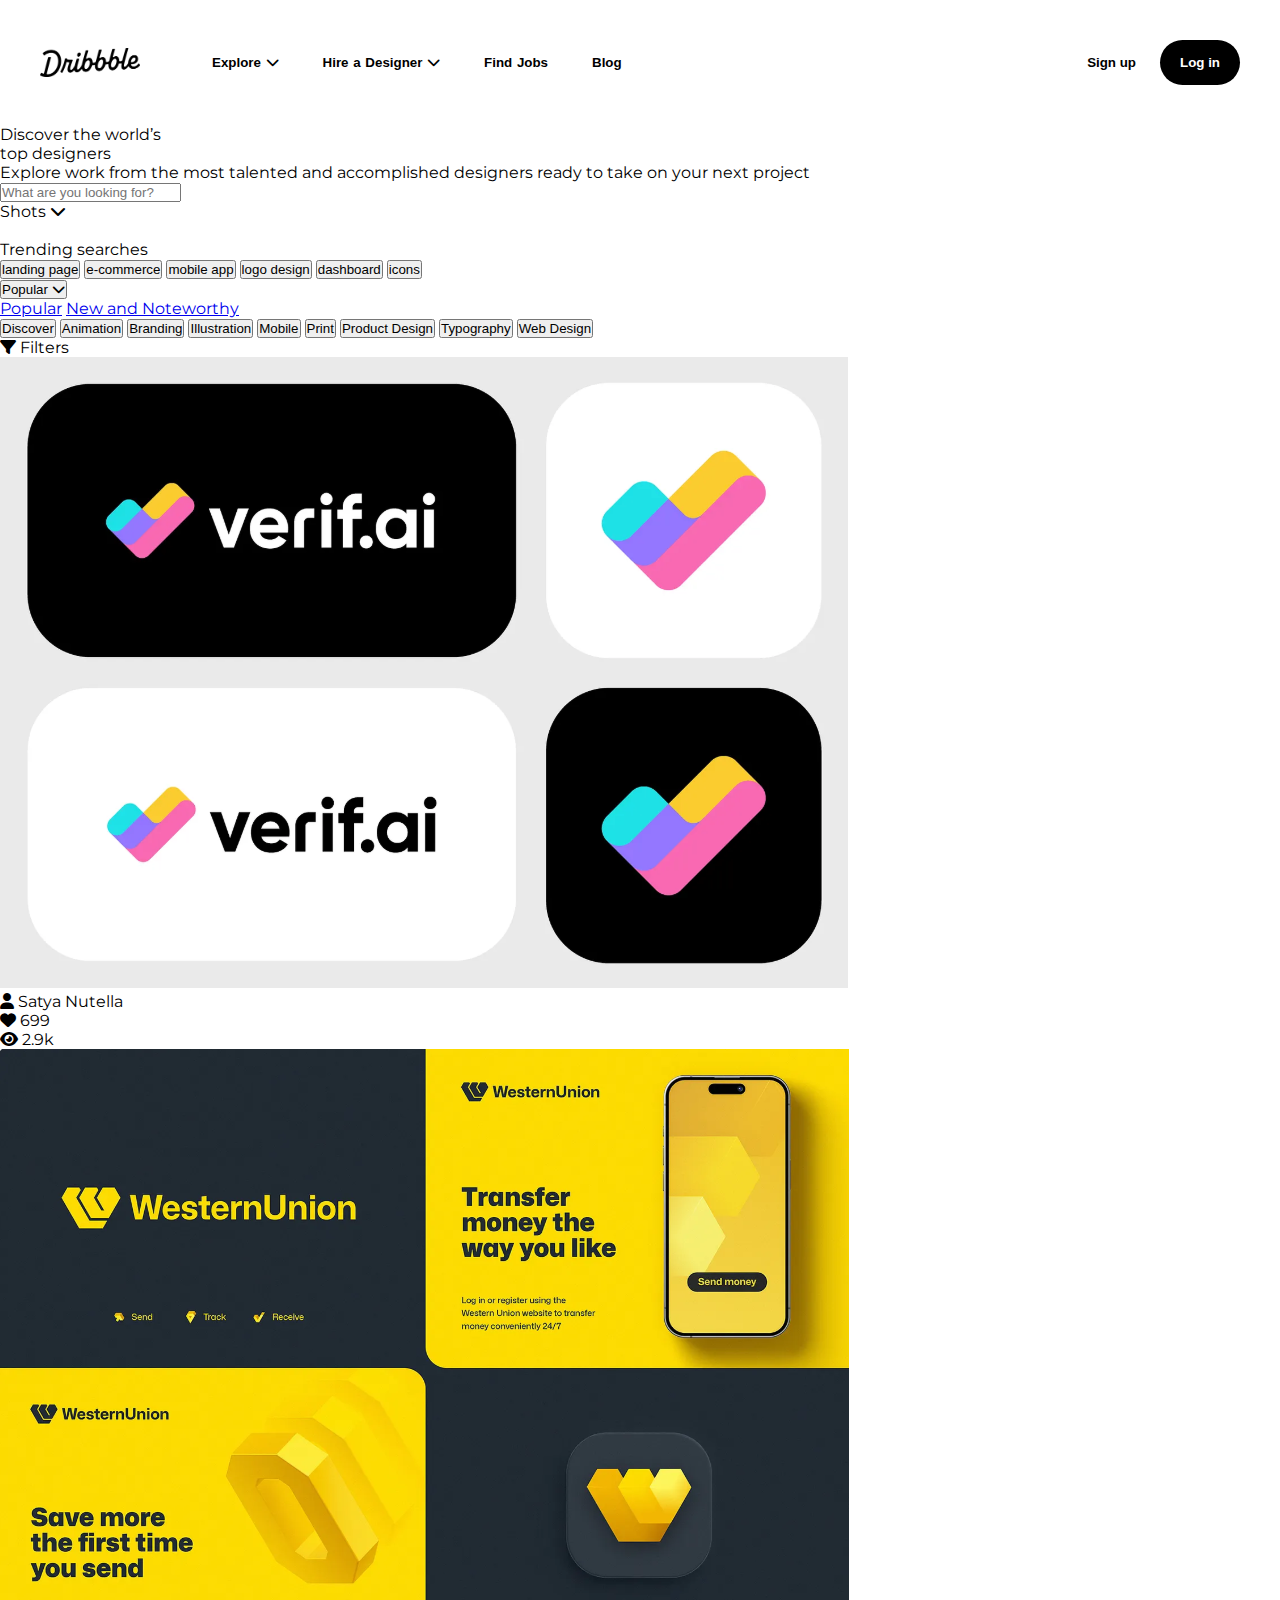
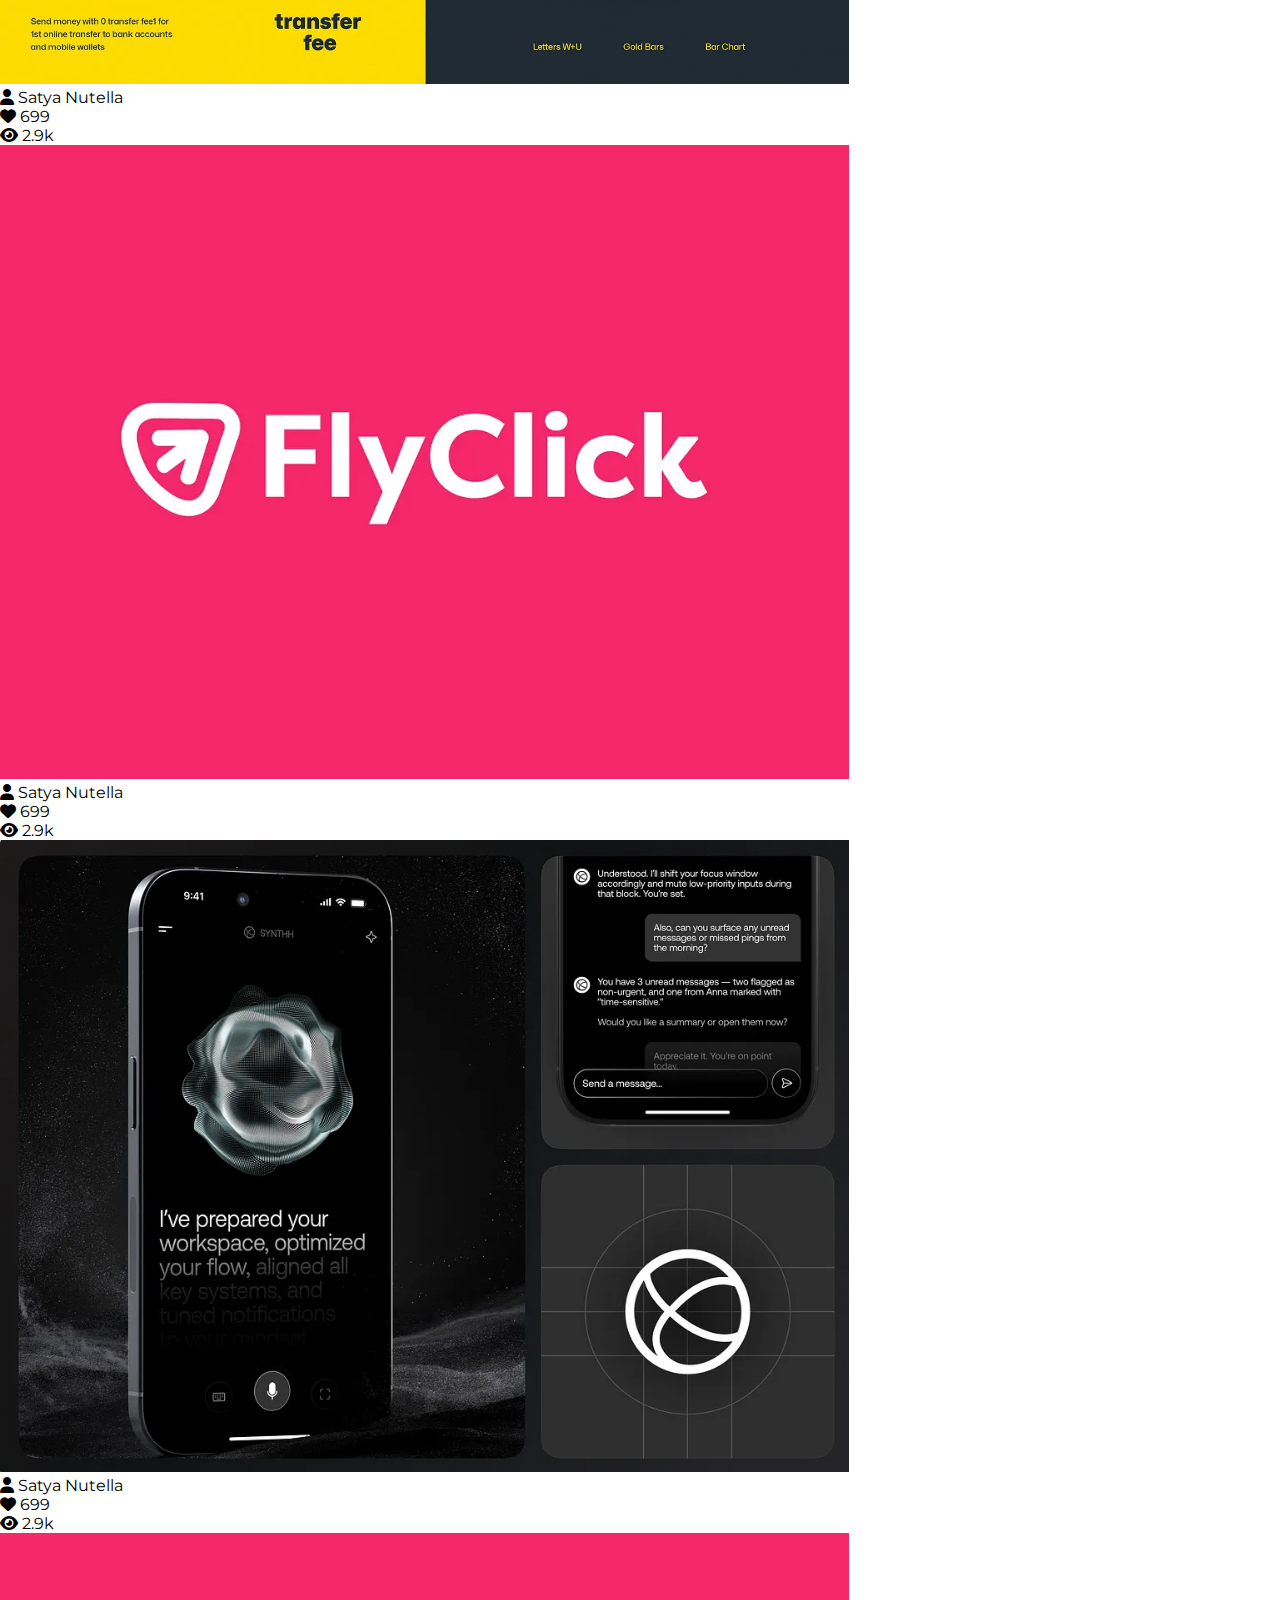
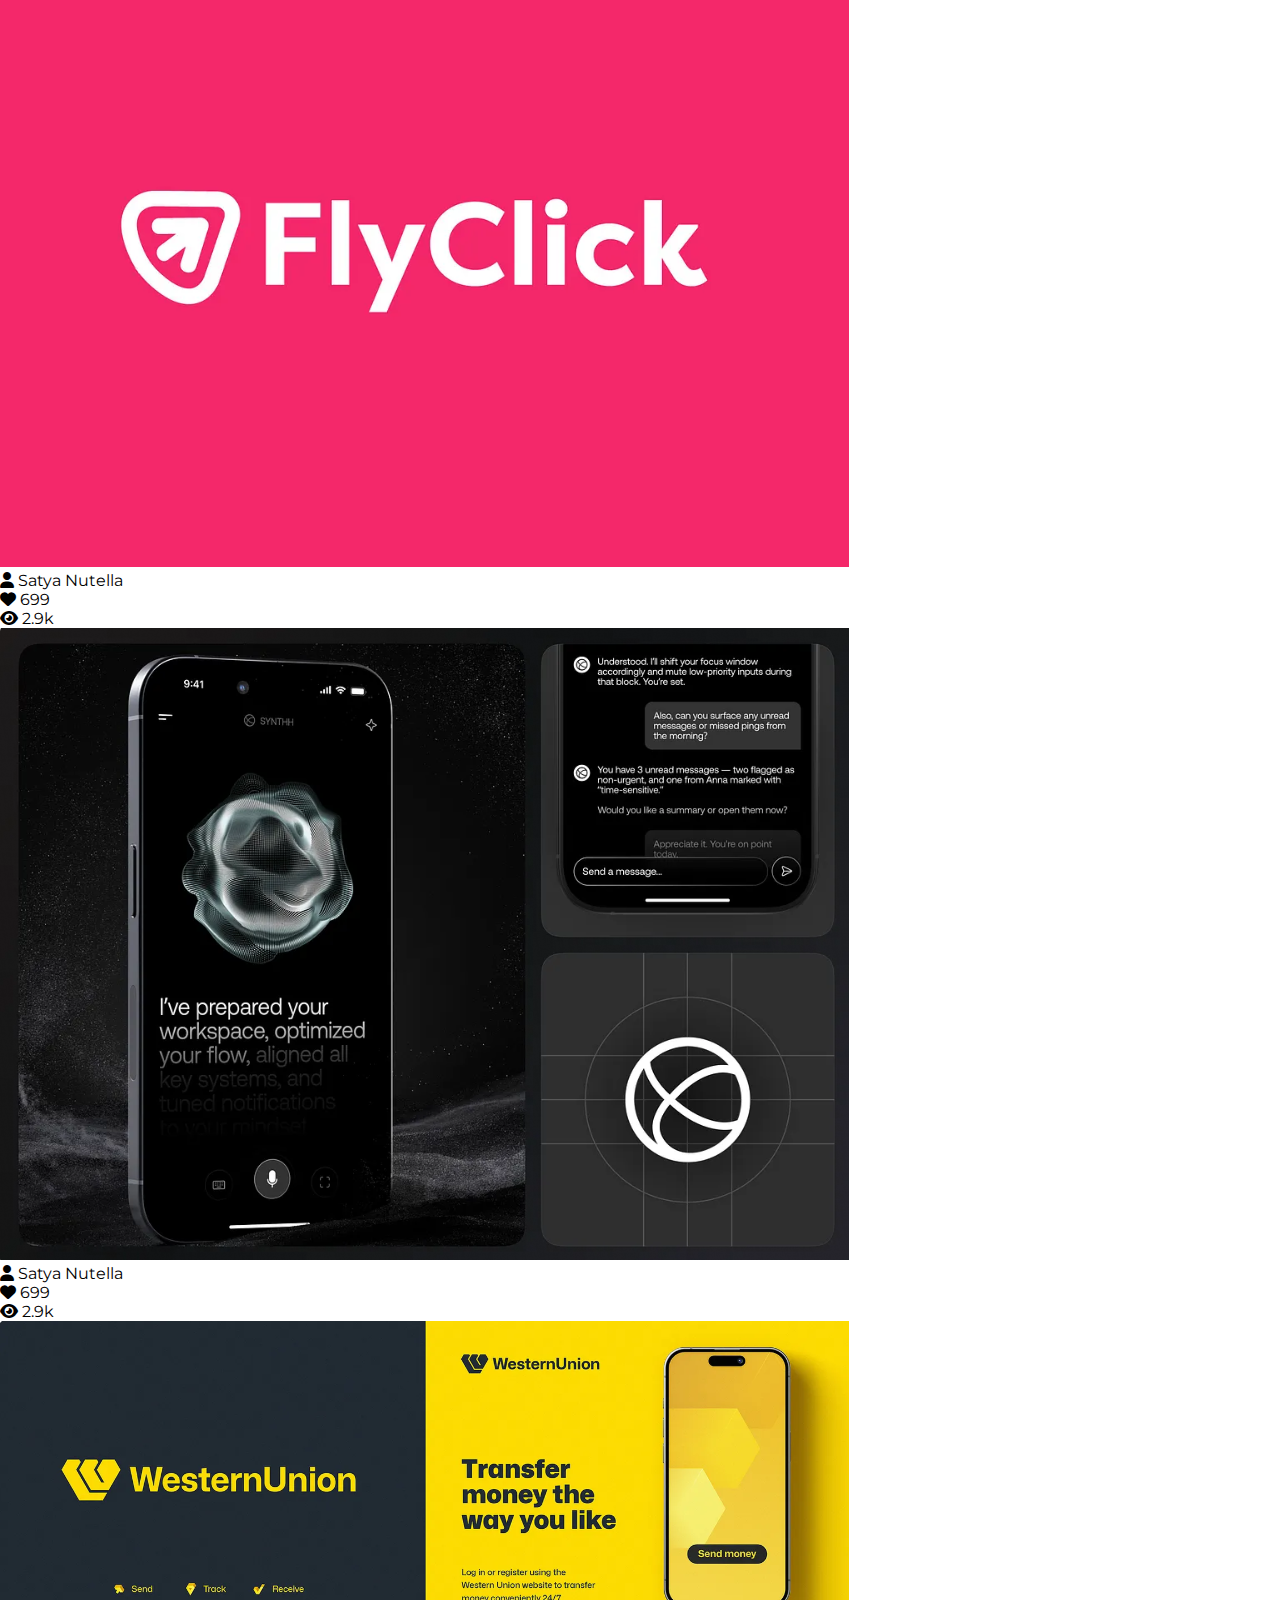
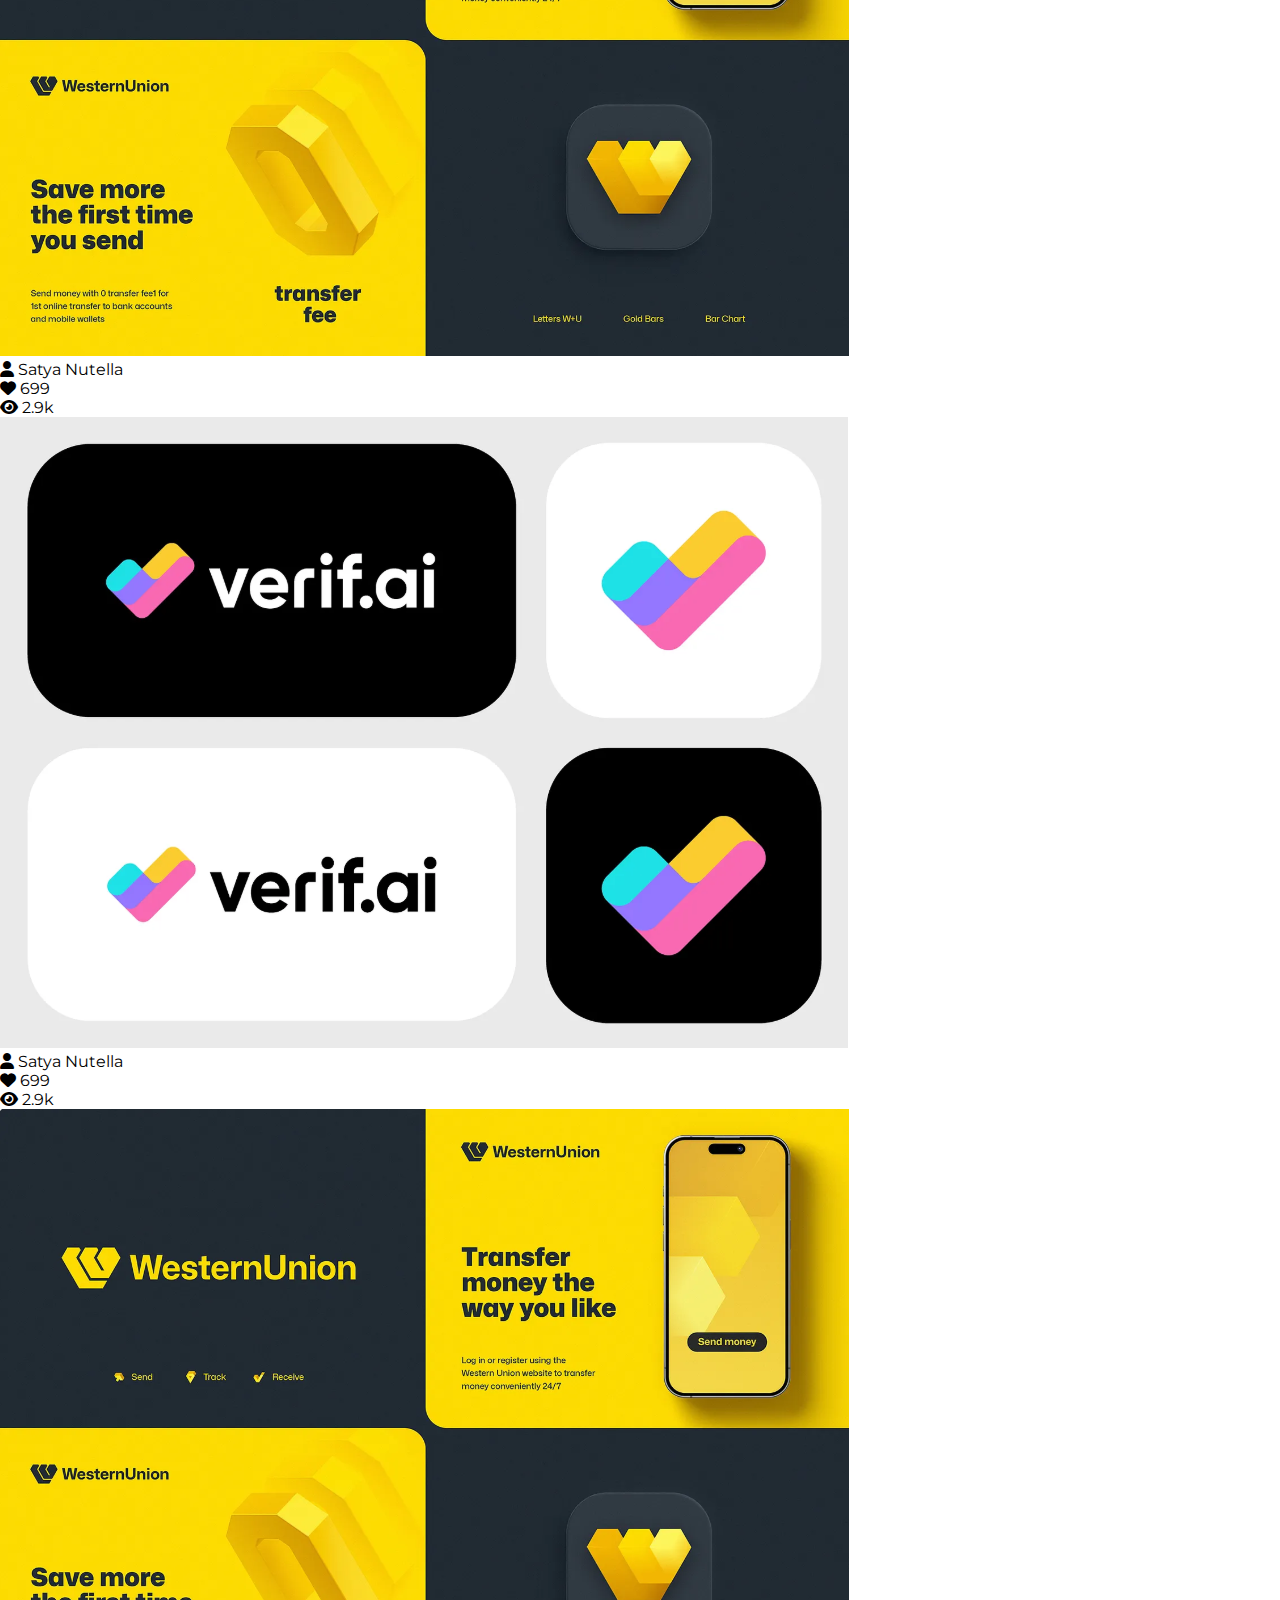
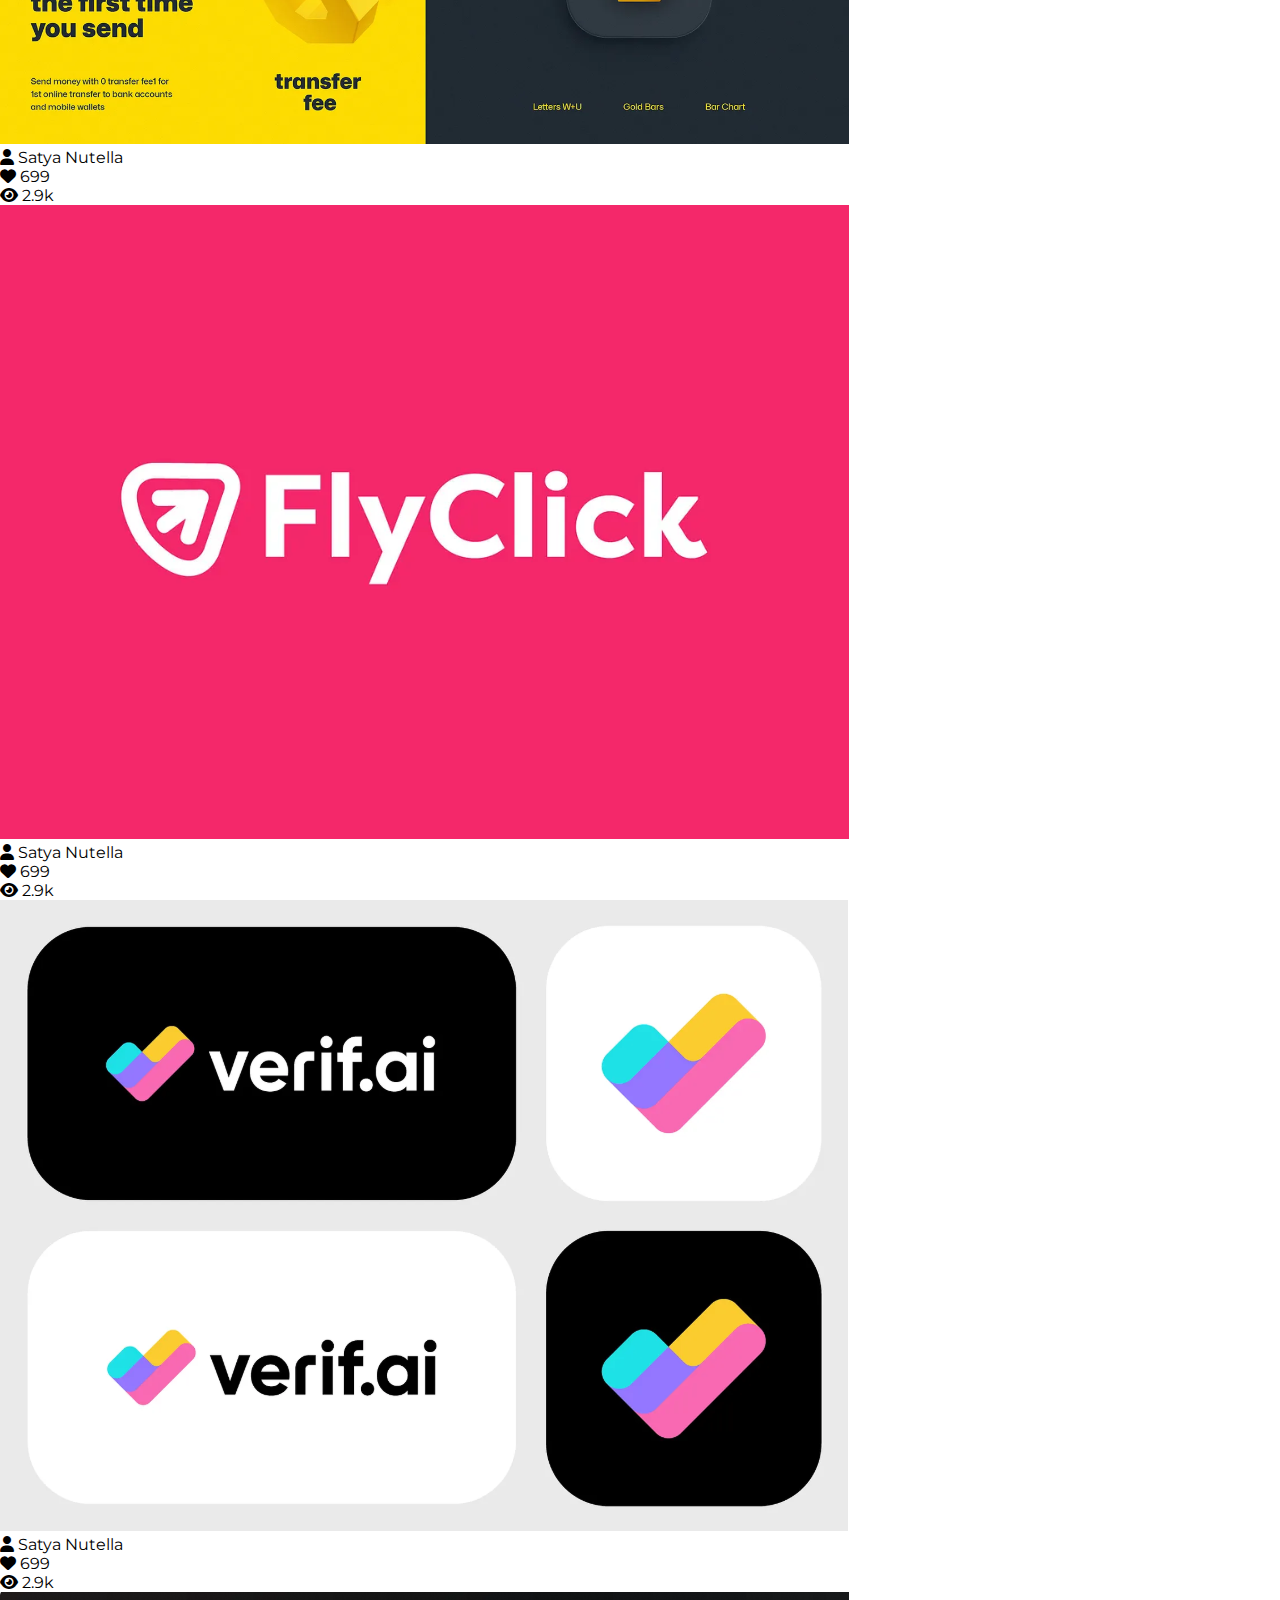
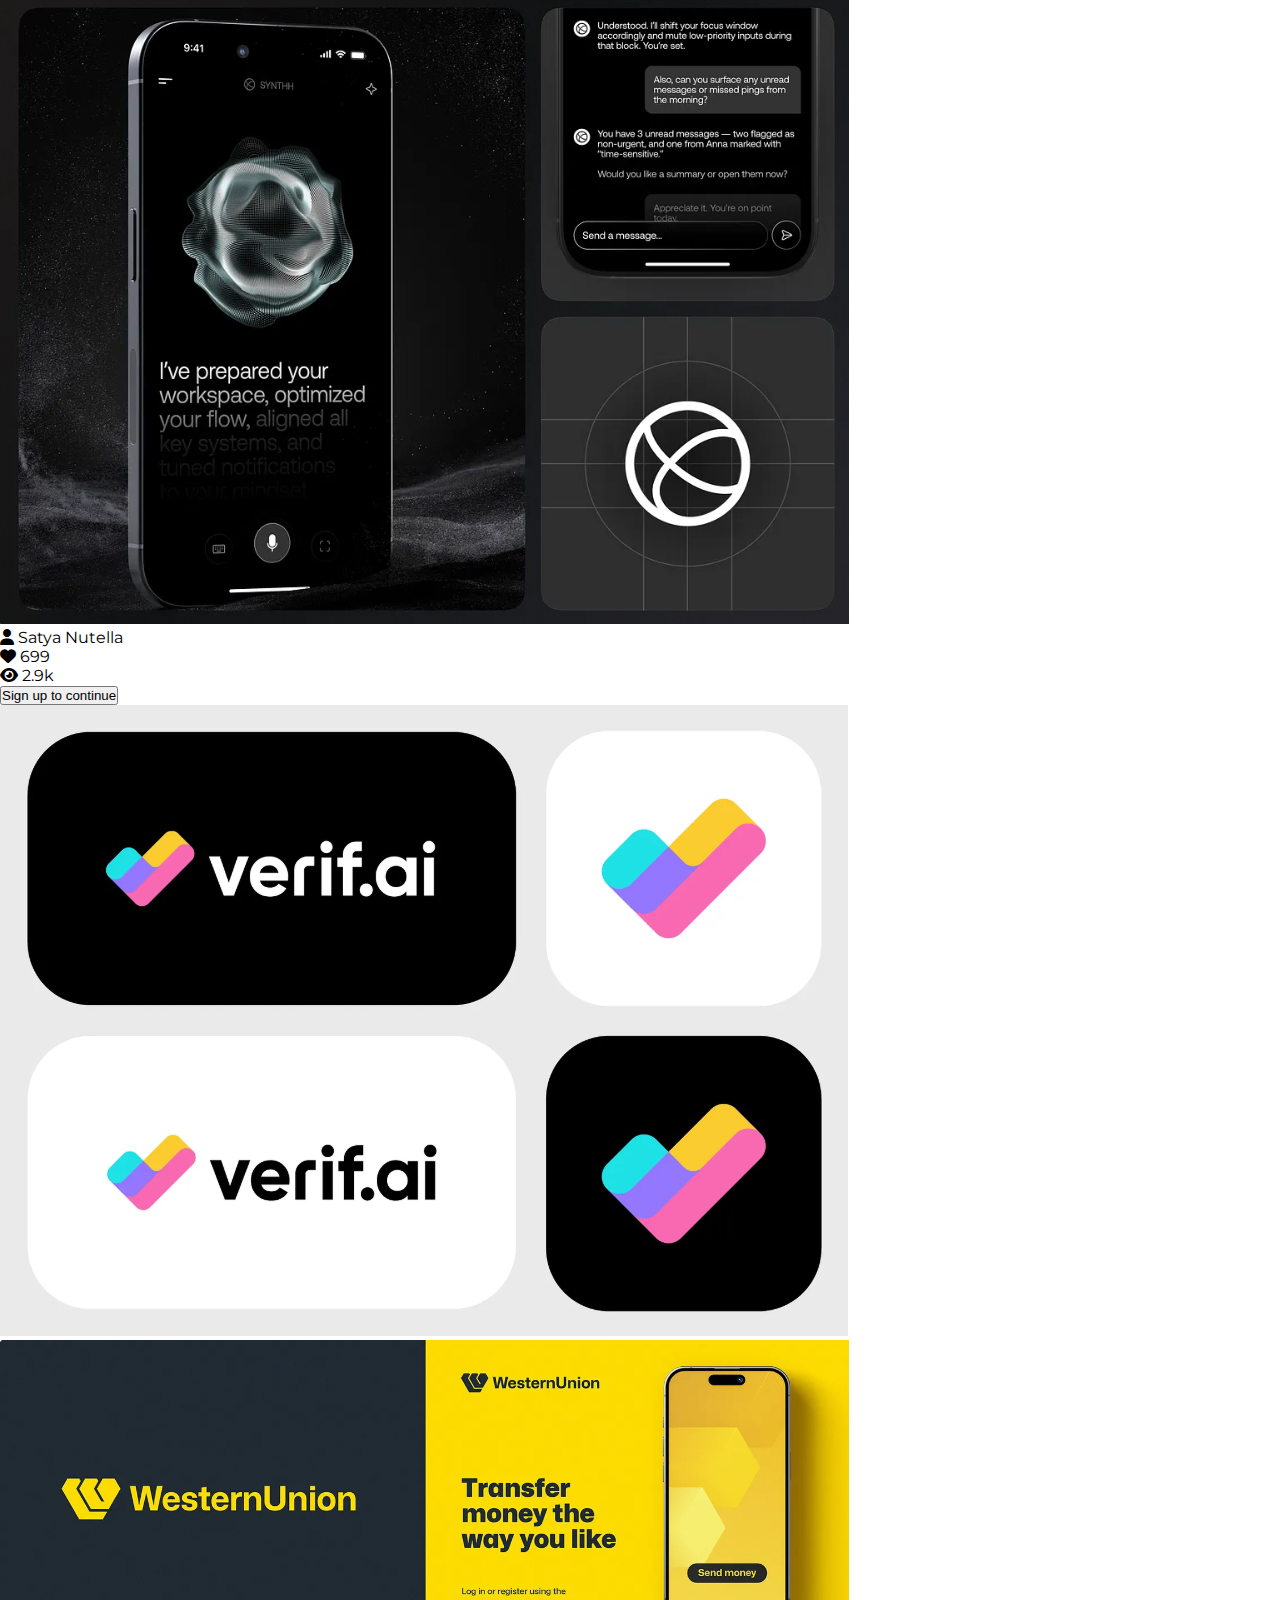
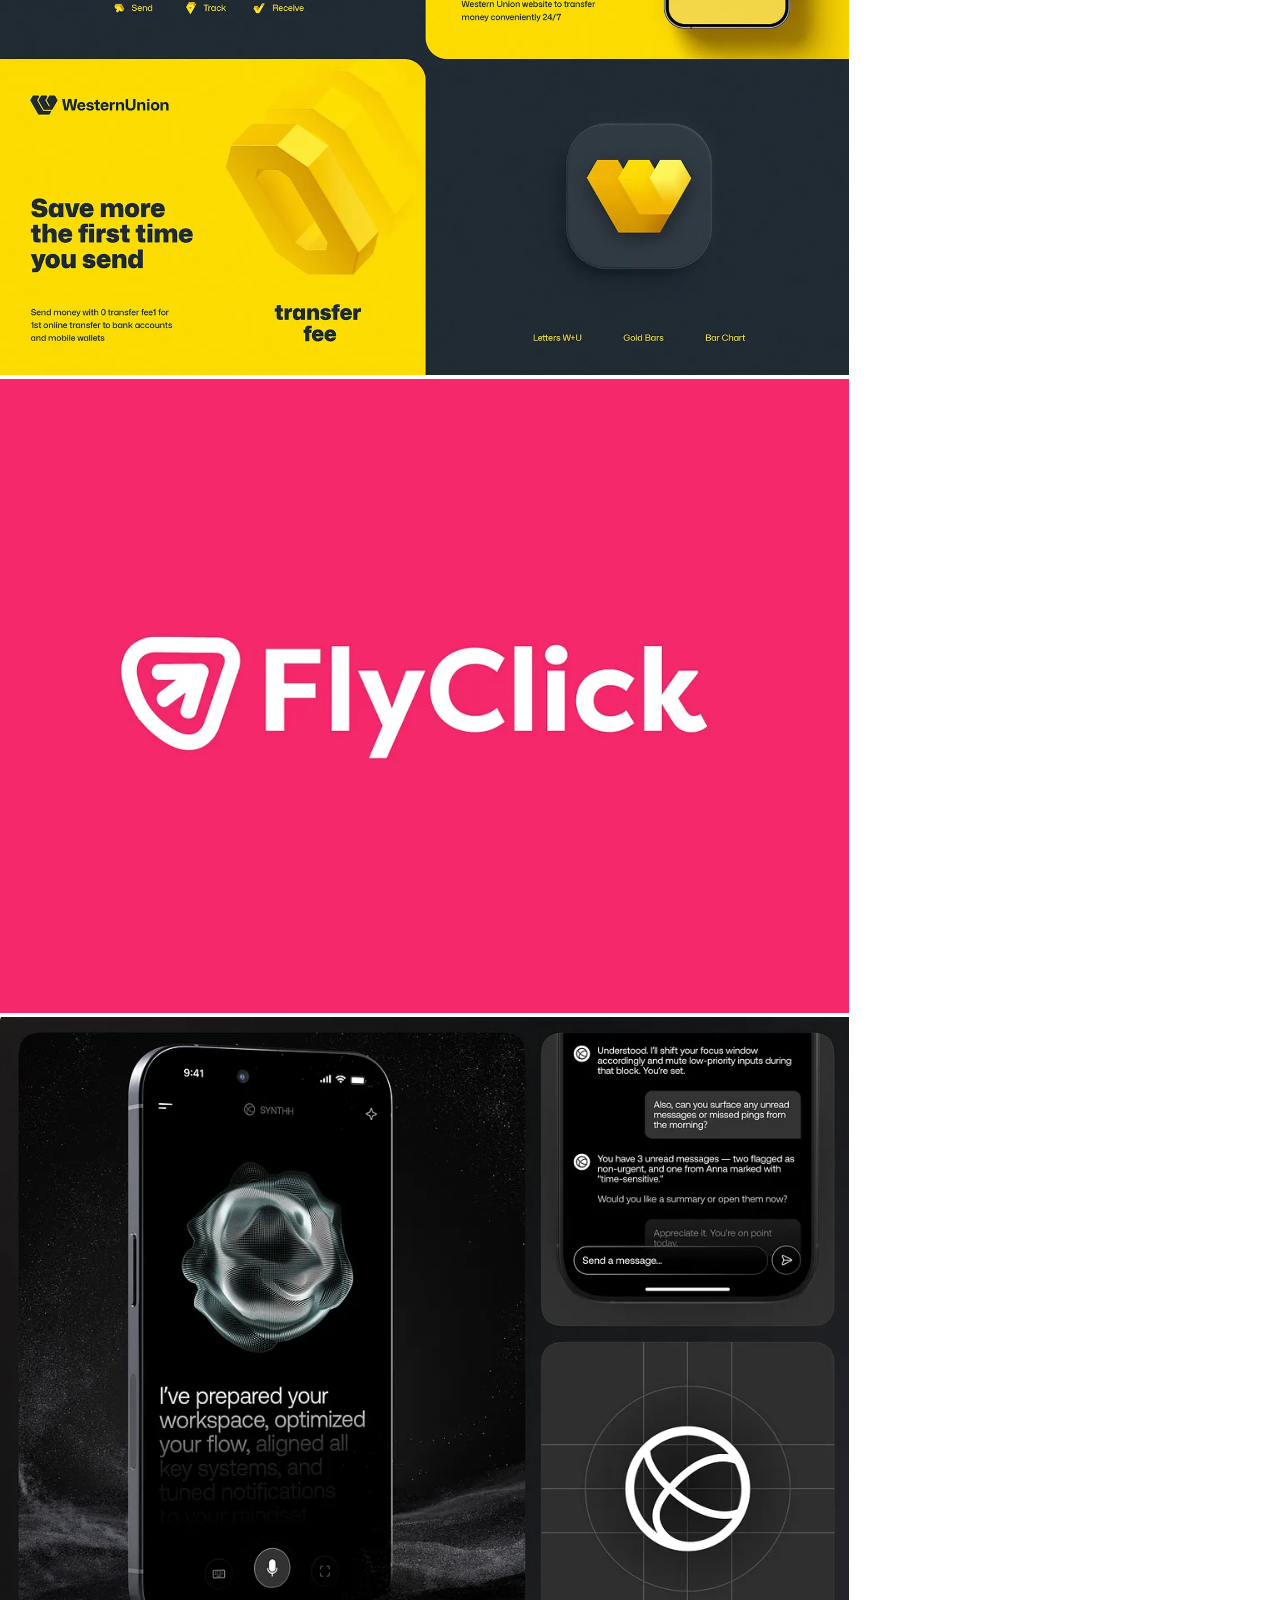
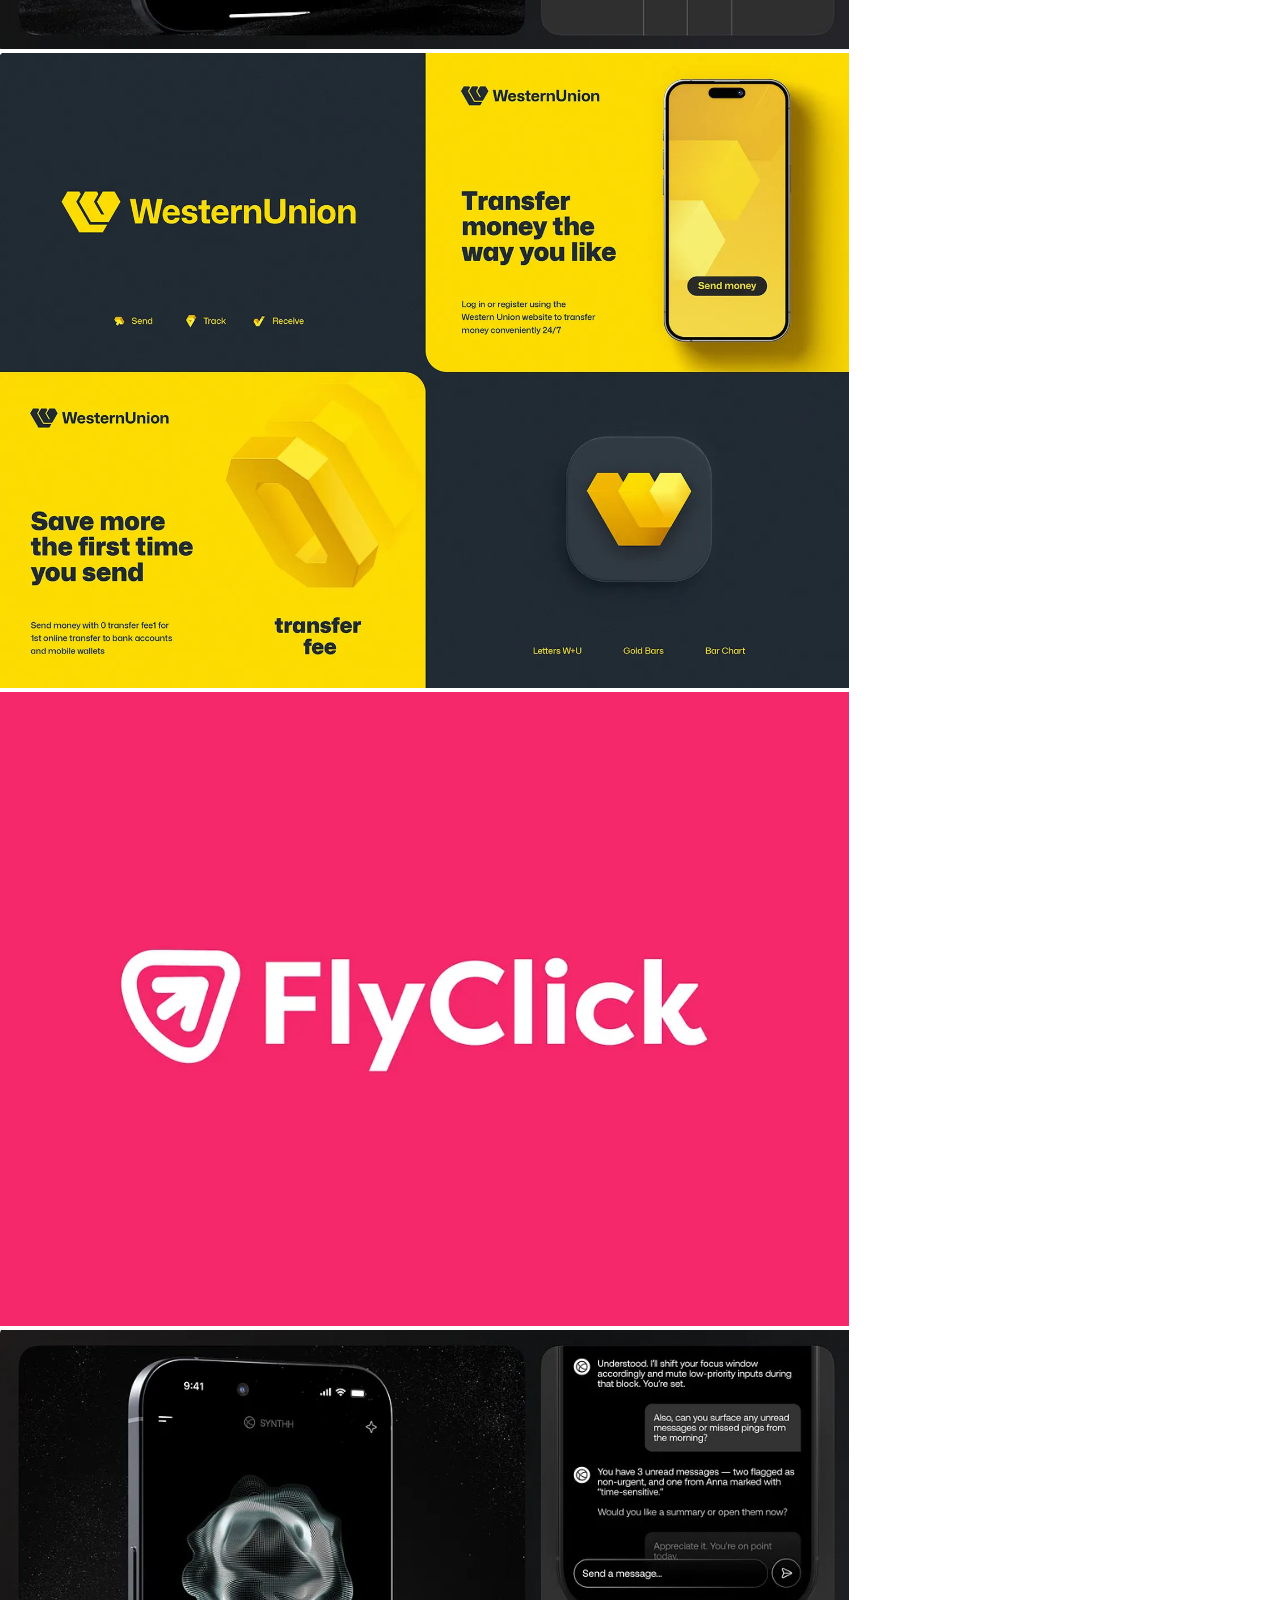
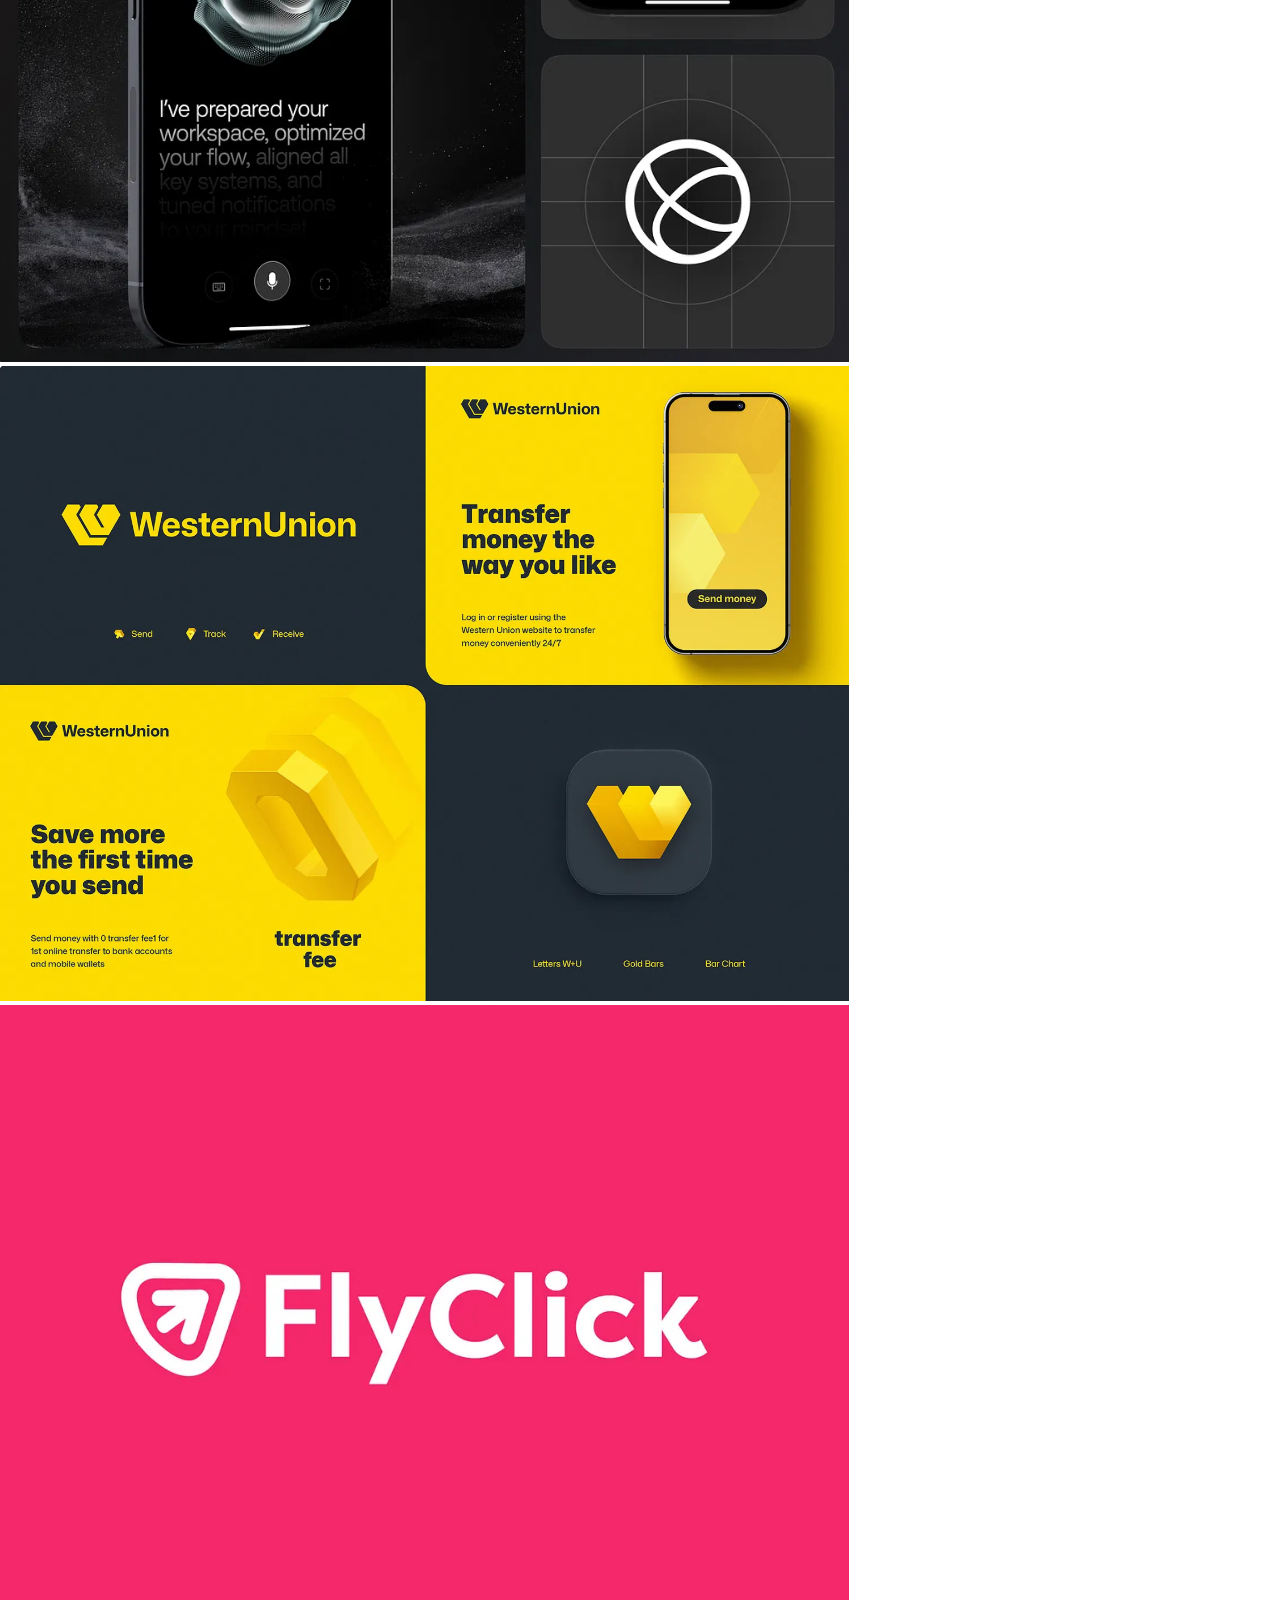
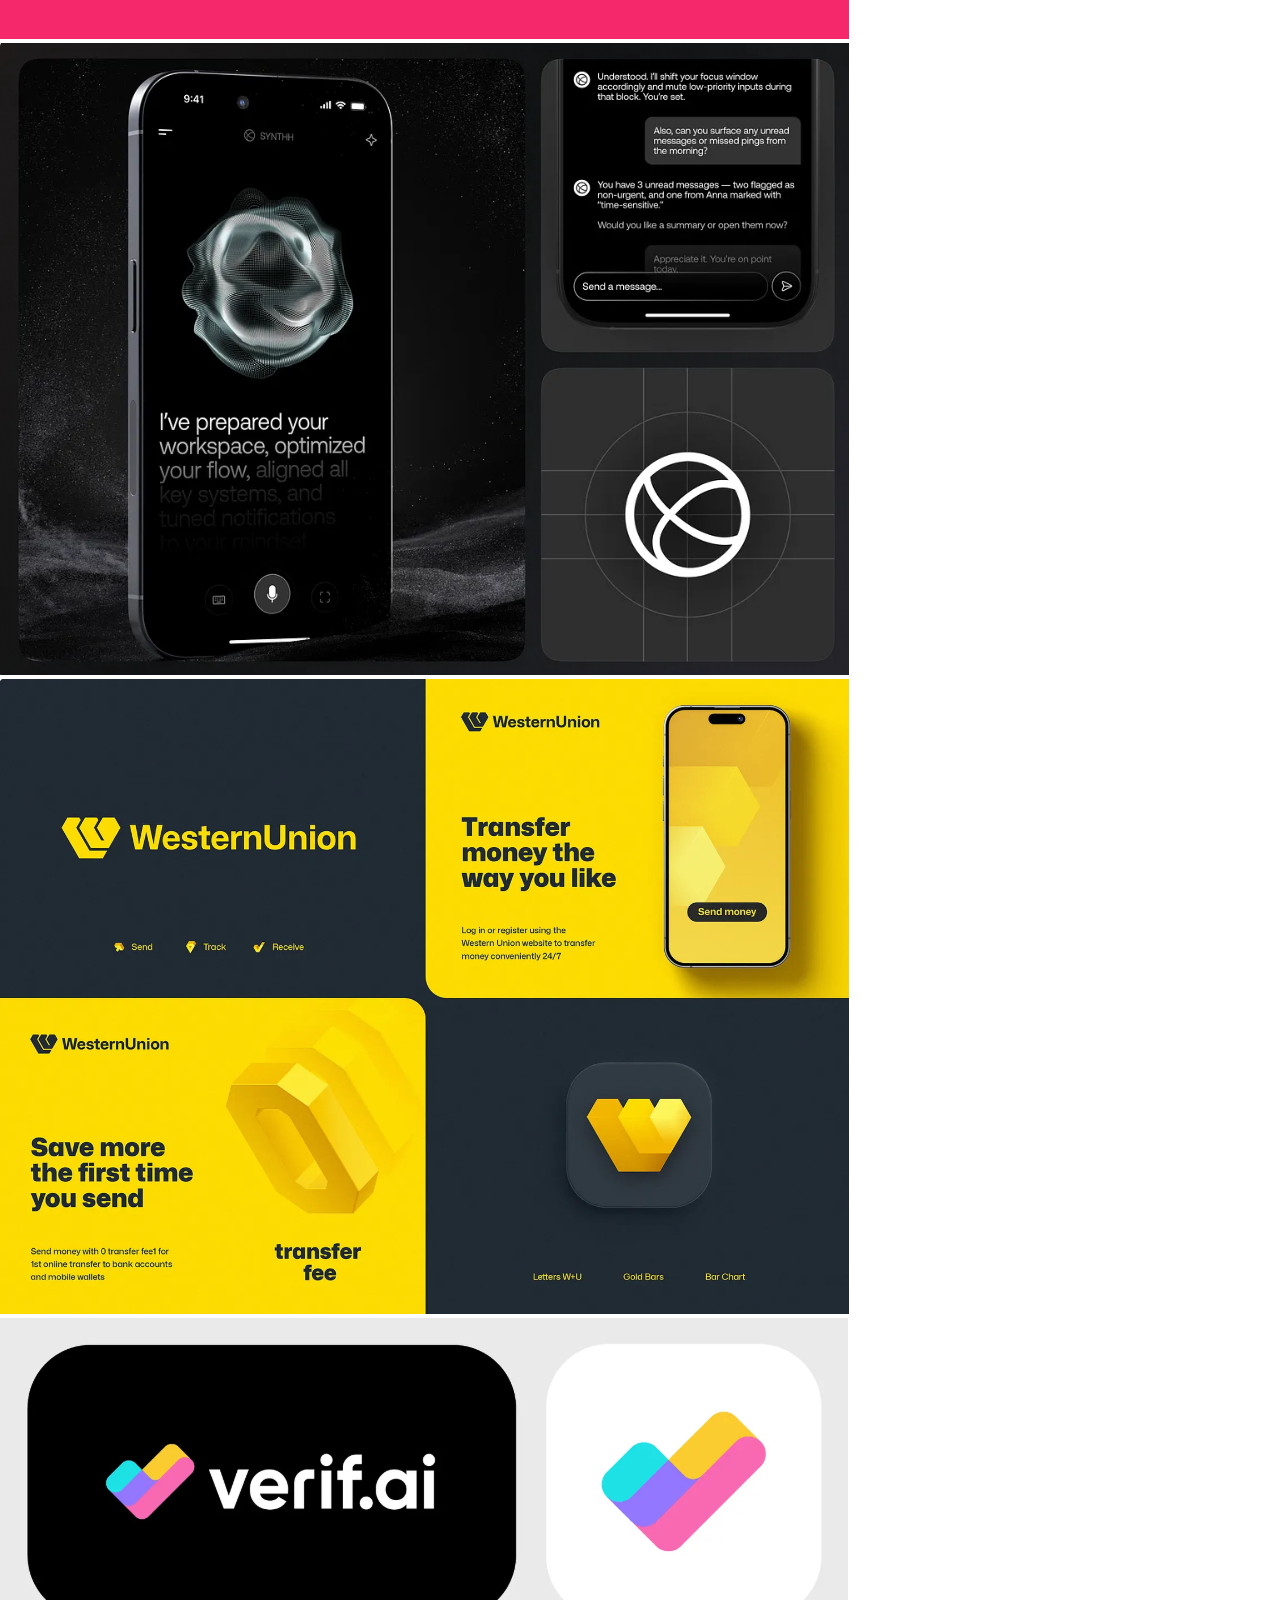
<file: index.html>
<!DOCTYPE html>
<html lang="en">
<head>
    <meta charset="UTF-8">
    <meta name="viewport" content="width=device-width, initial-scale=1.0">
    <title>Dribbble</title>
    <link rel="stylesheet" href="style.css">
    <link rel="stylesheet" href="https://cdnjs.cloudflare.com/ajax/libs/font-awesome/6.7.2/css/all.min.css" integrity="sha512-Evv84Mr4kqVGRNSgIGL/F/aIDqQb7xQ2vcrdIwxfjThSH8CSR7PBEakCr51Ck+w+/U6swU2Im1vVX0SVk9ABhg==" crossorigin="anonymous" referrerpolicy="no-referrer" />
</head>
<body>
    <nav>
        <div class="nav1">
            <img src="./assets/dribbble-logo.png" alt="logo">
            <div class="subMenu1">
            <button class="test">Explore <i class="fa-solid fa-chevron-down"></i></button>
                <div class="exploreContent">
                    <a href="">Product Design</a>
                    <a href="">Web Design</a>
                    <a href="">Animation</a>
                    <a href="">Branding</a>
                    
                </div>
            </div>
            
            <div class="subMenu2">
                <button>Hire a Designer <i class="fa-solid fa-chevron-down"></i></button>
                <div class="hireContent">
                    <a href="">Browse Freelancers</a>
                    <a href="">Purchase Services</a>
                    <a href="">Submit a Project Brief</a>
                    <a href="">Post a Full Time Job</a>
                </div>
            </div>
            
            <button>Find Jobs</button>
            <button>Blog</button>
        </div>
        <div class="nav2">
            <button>Sign up</button>
            <button>Log in</button>
        </div>
    </nav>
    <main>
        <div class="slogan">Discover the world’s <br>top designers</div>
        <div class="sloganDesc">Explore work from the most talented and accomplished designers ready to take on your next project</div>

        <!-- search bar -->
        <div class="searchBar">
            <input type="text" placeholder="What are you looking for?">
            <div class="search2">
                <div>Shots <i class="fa-solid fa-chevron-down"></i></div>
                <div class="searchIcon">
                    <i class="fa-solid fa-magnifying-glass" style="color: #ffffff;"></i>
                </div>
            </div>
        </div>

        <!-- trending searches / keywords section -->

        <div class="trendingSearches">
            <div class="tsHeading">Trending searches</div>
            <div class="trendingKeywords">
                <button>landing page</button>
                <button>e-commerce</button>
                <button>mobile app</button>
                <button>logo design</button>
                <button>dashboard</button>
                <button>icons</button>
            </div>
        </div>

        <!-- gallery -->

        <div class="galleryHeader">
            <div class="filterCheckbox">
                <button>Popular <i class="fa-solid fa-chevron-down"></i></button>
                <div class="checkboxContent">
                    <a href="#">Popular</a>
                    <a href="#">New and Noteworthy</a>
                </div>
            </div>
            <div class="categories">
                <button>Discover</button>
                <button>Animation</button>
                <button>Branding</button>
                <button>Illustration</button>
                <button>Mobile</button>
                <button>Print</button>
                <button>Product Design</button>
                <button>Typography</button>
                <button>Web Design</button>
            </div>
            <div class="filterButton"><i class="fa-solid fa-filter" style="color: #000000;"></i> Filters</div>
        </div>

        <!-- gallery content/pages -->

        <div class="galleryCards">
            <div class="card">
                <img src="./assets/card.png" alt="card">
                <div class="cardMetadata">
                    <div><i class="fa-solid fa-user"></i> Satya Nutella</div>
                    <div class="cmd2">
                        <div><i class="fa-solid fa-heart"></i> 699</div>
                        <div><i class="fa-solid fa-eye"></i> 2.9k</div>
                    </div>
                </div>
            </div>
            <div class="card">
                <img src="./assets/card2.png" alt="card">
                <div class="cardMetadata">
                    <div><i class="fa-solid fa-user"></i> Satya Nutella</div>
                    <div class="cmd2">
                        <div><i class="fa-solid fa-heart"></i> 699</div>
                        <div><i class="fa-solid fa-eye"></i> 2.9k</div>
                    </div>
                </div>
            </div>
            <div class="card">
                <img src="./assets/card3.png" alt="card">
                <div class="cardMetadata">
                    <div><i class="fa-solid fa-user"></i> Satya Nutella</div>
                    <div class="cmd2">
                        <div><i class="fa-solid fa-heart"></i> 699</div>
                        <div><i class="fa-solid fa-eye"></i> 2.9k</div>
                    </div>
                </div>
            </div>
            <div class="card">
                <img src="./assets/card4.png" alt="card">
                <div class="cardMetadata">
                    <div><i class="fa-solid fa-user"></i> Satya Nutella</div>
                    <div class="cmd2">
                        <div><i class="fa-solid fa-heart"></i> 699</div>
                        <div><i class="fa-solid fa-eye"></i> 2.9k</div>
                    </div>
                </div>
            </div>
            <div class="card">
                <img src="./assets/card3.png" alt="card">
                <div class="cardMetadata">
                    <div><i class="fa-solid fa-user"></i> Satya Nutella</div>
                    <div class="cmd2">
                        <div><i class="fa-solid fa-heart"></i> 699</div>
                        <div><i class="fa-solid fa-eye"></i> 2.9k</div>
                    </div>
                </div>
            </div>
            <div class="card">
                <img src="./assets/card4.png" alt="card">
                <div class="cardMetadata">
                    <div><i class="fa-solid fa-user"></i> Satya Nutella</div>
                    <div class="cmd2">
                        <div><i class="fa-solid fa-heart"></i> 699</div>
                        <div><i class="fa-solid fa-eye"></i> 2.9k</div>
                    </div>
                </div>
            </div>
            <div class="card">
                <img src="./assets/card2.png" alt="card">
                <div class="cardMetadata">
                    <div><i class="fa-solid fa-user"></i> Satya Nutella</div>
                    <div class="cmd2">
                        <div><i class="fa-solid fa-heart"></i> 699</div>
                        <div><i class="fa-solid fa-eye"></i> 2.9k</div>
                    </div>
                </div>
            </div>
            <div class="card">
                <img src="./assets/card.png" alt="card">
                <div class="cardMetadata">
                    <div><i class="fa-solid fa-user"></i> Satya Nutella</div>
                    <div class="cmd2">
                        <div><i class="fa-solid fa-heart"></i> 699</div>
                        <div><i class="fa-solid fa-eye"></i> 2.9k</div>
                    </div>
                </div>
            </div>
            <div class="card">
                <img src="./assets/card2.png" alt="card">
                <div class="cardMetadata">
                    <div><i class="fa-solid fa-user"></i> Satya Nutella</div>
                    <div class="cmd2">
                        <div><i class="fa-solid fa-heart"></i> 699</div>
                        <div><i class="fa-solid fa-eye"></i> 2.9k</div>
                    </div>
                </div>
            </div>
            <div class="card">
                <img src="./assets/card3.png" alt="card">
                <div class="cardMetadata">
                    <div><i class="fa-solid fa-user"></i> Satya Nutella</div>
                    <div class="cmd2">
                        <div><i class="fa-solid fa-heart"></i> 699</div>
                        <div><i class="fa-solid fa-eye"></i> 2.9k</div>
                    </div>
                </div>
            </div>
            <div class="card">
                <img src="./assets/card.png" alt="card">
                <div class="cardMetadata">
                    <div><i class="fa-solid fa-user"></i> Satya Nutella</div>
                    <div class="cmd2">
                        <div><i class="fa-solid fa-heart"></i> 699</div>
                        <div><i class="fa-solid fa-eye"></i> 2.9k</div>
                    </div>
                </div>
            </div>
            <div class="card">
                <img src="./assets/card4.png" alt="card">
                <div class="cardMetadata">
                    <div><i class="fa-solid fa-user"></i> Satya Nutella</div>
                    <div class="cmd2">
                        <div><i class="fa-solid fa-heart"></i> 699</div>
                        <div><i class="fa-solid fa-eye"></i> 2.9k</div>
                    </div>
                </div>
            </div>
        </div>

        <!-- bottom sign up button -->

        <button id="bottomSignupBtn">Sign up to continue</button>

        <!-- cards slider showcase -->

        <div class="slider">
            <div class="slide-track">
              <div class="cardx"><img src="./assets/card.png" alt="card-slider"></div>
              <div class="cardx"><img src="./assets/card2.png" alt="card-slider"></div>
              <div class="cardx"><img src="./assets/card3.png" alt="card-slider"></div>
              <div class="cardx"><img src="./assets/card4.png" alt="card-slider"></div>
              <div class="cardx"><img src="./assets/card2.png" alt="card-slider"></div>
              <div class="cardx"><img src="./assets/card3.png" alt="card-slider"></div>
          
              <!-- Repeat for seamless looping -->
              <div class="cardx"><img src="./assets/card4.png" alt="card-slider"></div>
              <div class="cardx"><img src="./assets/card2.png" alt="card-slider"></div>
              <div class="cardx"><img src="./assets/card3.png" alt="card-slider"></div>
              <div class="cardx"><img src="./assets/card4.png" alt="card-slider"></div>
              <div class="cardx"><img src="./assets/card2.png" alt="card-slider"></div>
              <div class="cardx"><img src="./assets/card.png" alt="card-slider"></div>
            </div>
          </div>
    </main>

    <!-- footer section finally -->
    <footer>
        <div class="footerSection">
            <div class="footerLogo">
                <img src="./assets/dribbble-logo.png" alt="logo">
            </div>
            <div class="footerLinks">
                <a href="#">For designers</a>
                <a href="#">Hire talent</a>
                <a href="#">Inspiration</a>
                <a href="#">Advertising</a>
                <a href="#">Blog</a>
                <a href="#">About</a>
                <a href="#">Careers</a>
                <a href="#">Support</a>
            </div>
            <div class="footerSocials">
                <i class="fa-brands fa-twitter" style="color: #000000;"></i>
                <i class="fa-brands fa-facebook" style="color: #000000;"></i>
                <i class="fa-brands fa-instagram" style="color: #000000;"></i>
                <i class="fa-brands fa-pinterest" style="color: #000000;"></i>
            </div>
        </div>
        <div class="finalLinks">
            <div class="fl1">
                <i class="fa-solid fa-copyright" style="color: #656565;"></i> 2025 Dribbble
                <a href="">Terms</a>
                <a href="">Privacy</a>
                <a href="">Cookies</a>
            </div>
            <div class="fl2">
                <a href="">Jobs</a>
                <a href="">Designers</a>
                <a href="">Freelancers</a>
                <a href="">Tags</a>
                <a href="">Places</a>
                <a href="">Resources</a>
            </div>
        </div>
    </footer>
</body>
</html>
</file>
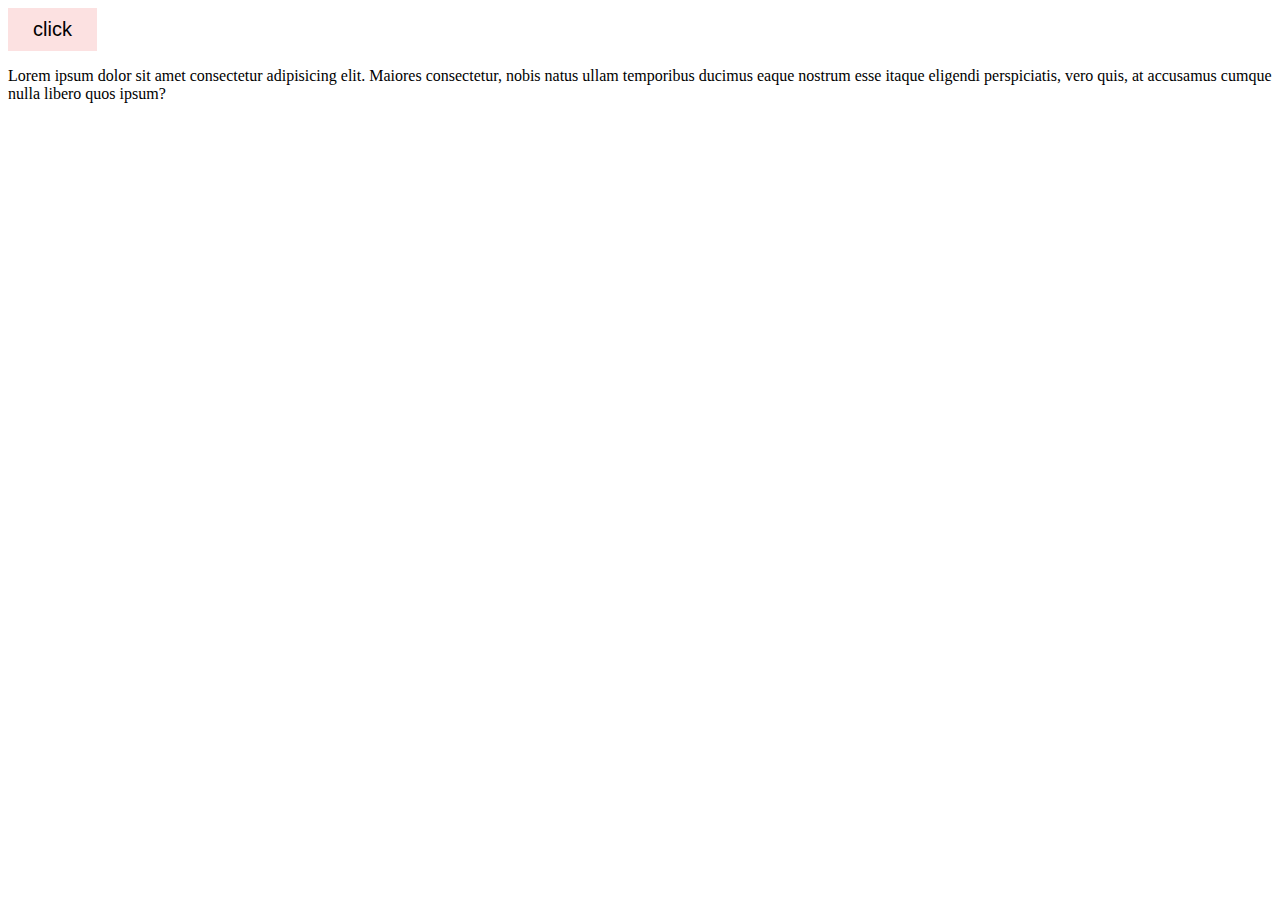
<file: dropdown_test/index.html>
<!DOCTYPE html>
<html lang="en">
<head>
    <meta charset="UTF-8">
    <meta name="viewport" content="width=device-width, initial-scale=1.0">
    <title>dropdown tutorial</title>
    <link rel="stylesheet" href="style.css">
</head>
<body>
    <div class="dropdown">
        <button>click</button>
        <div class="content">
            <a href="">item 1</a>
            <a href="">item 2</a>
            <a href="">item 3</a>
        </div>
    </div>

    <p class="tp">Lorem ipsum dolor sit amet consectetur adipisicing elit. Maiores consectetur, nobis natus ullam temporibus ducimus eaque nostrum esse itaque eligendi perspiciatis, vero quis, at accusamus cumque nulla libero quos ipsum?</p>
</body>
</html>
</file>
<file: style.css>
@import url('https://fonts.googleapis.com/css2?family=Mona+Sans:ital,wght@0,200..900;1,200..900&family=Montserrat:ital,wght@0,100..900;1,100..900&display=swap');

* {
    box-sizing: border-box;
    margin: 0;
    padding: 0;
}

body {
    font-family: "Montserrat", sans-serif;
    font-optical-sizing: auto;
}

/* NAVIGATION BAR */

nav {
    padding: 40px;
    font-weight: 500;
    display: flex;
    align-items: center;
    justify-content: space-between;
}

.nav1 {
    display: flex;
    justify-content: center;
    align-items: center;
    flex-direction: row;
}

.subMenu1 {
    display: inline-block;
    
    padding-left: 50px;
}

.subMenu2 {
    display: inline-block;
}

.exploreContent a{
    display: block;
    padding: 20px;
    text-decoration: none;
    color: #000;
}

.hireContent a{
    display: block;
    padding: 20px;
    text-decoration: none;
    color: #000;
}

.exploreContent {
    display: none;
    position: absolute;
    background-color: #ffffff;
    box-shadow: 1px 1px 10px #c5c5c5;
    border-radius: 10px;
}

.hireContent {
    display: none;
    position: absolute;
    background-color: #ffffff;
    box-shadow: 1px 1px 10px #c5c5c5;
    border-radius: 10px;
}

.subMenu1:hover .exploreContent {
    display: block;
}

.subMenu2:hover .hireContent {
    display: block;
}

.nav1 img {
    width: 100px;
}

.nav1 button {
    cursor: pointer;
    padding: 10px 22px;
    background-color: #fff;
    border: none;
    font-weight: 600;
    word-spacing: 1px;
}

.nav2 button {
    background-color: #000;
    color: #fff;
    cursor: pointer;
    padding: 15px 20px;
    border-radius: 40px;
    border: none;
    font-weight: 600;
}

.nav2 button:first-child {
    background-color: #fff;
    color: #000;
    cursor: pointer;
    padding: 15px 20px;
    border-radius: 40px;
    border: none;
    font-weight: 600;
}

/* MAIN SECTION/HERO SECTION */
</file>
<file: dropdown_test/style.css>
.dropdown {
    display: inline-block;
}

.dropdown button {
    background-color: #fce1e1;
    border: none;
    padding: 10px 25px;
    font-size: 20px;
    cursor: pointer;
}

.dropdown a {
    display: block;
    text-decoration: none;
    color: #000;
    background-color: #fff0f0;
    padding: 10px 40px;
}

.content {
    min-width: 100px;
    position: absolute;
    display: none;
}

.dropdown:hover .content{
    display: block;
}
</file>
